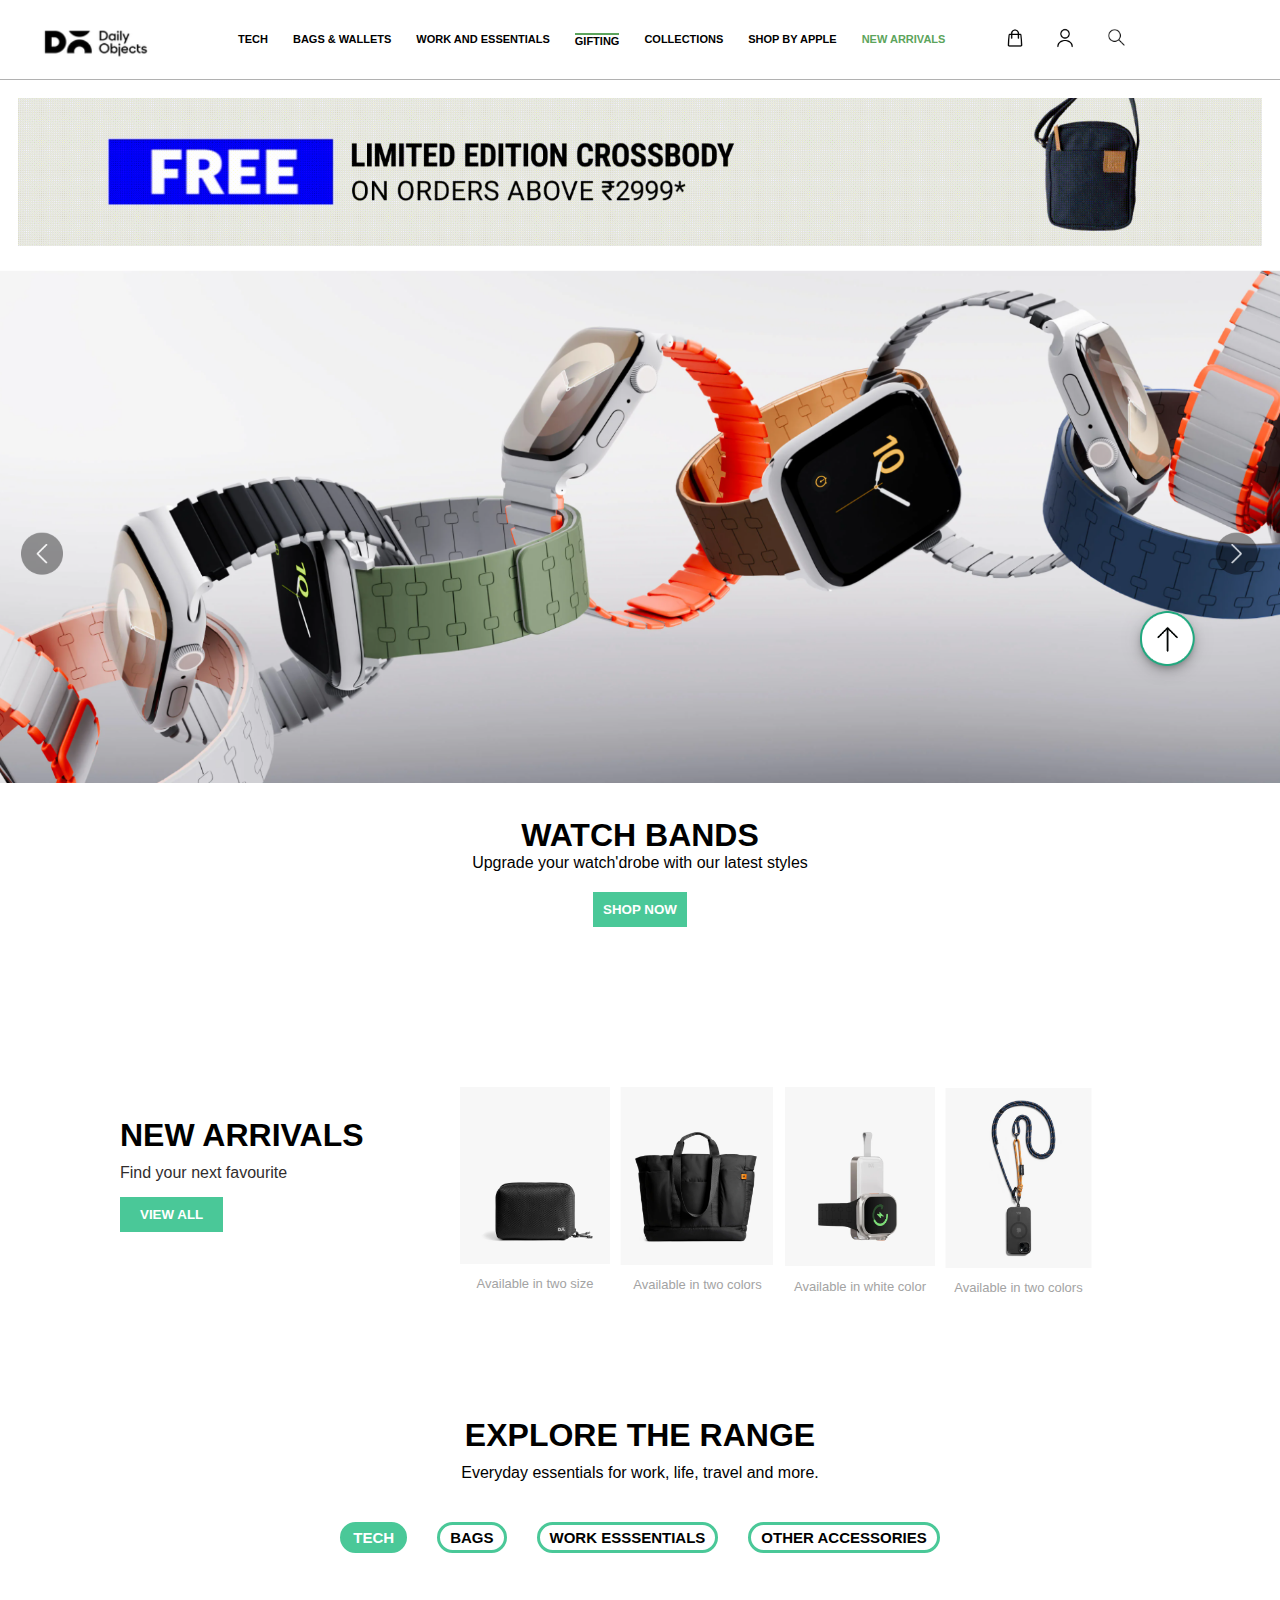
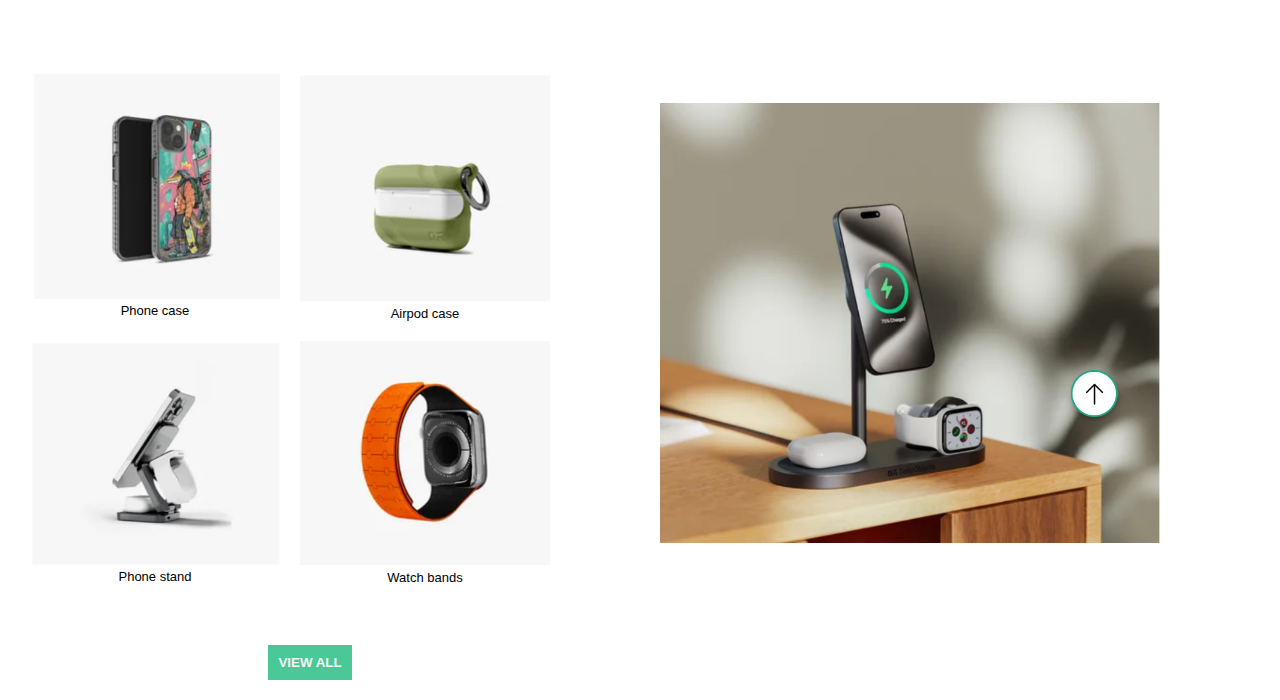
<file: index.html>
<!DOCTYPE html>
<html lang="en">

<head>
    <meta charset="UTF-8">
    <meta name="viewport" content="width=device-width, initial-scale=1.0">
    <title>Dailyobjects.com</title>
    <link rel="stylesheet" href="style.css">
</head>

<body>

    <div class="header">

        <div class="logo"><img src="/resources/Logo.png" width="180px" alt=""></div>
        <div class="nav">
            <h5>TECH</h5>
            <h5>BAGS & WALLETS</h5>
            <h5>WORK AND ESSENTIALS</h5>
            <h5 id="line">GIFTING</h5>
            <h5>COLLECTIONS</h5>
            <h5>SHOP BY APPLE</h5>
            <h5 id="new">NEW ARRIVALS</h5>
        </div>
        <div class="function"><img src="/resources/shopping-bag.png" width="20px" alt="cart"></div>
        <div class="function"><img src="/resources/user.png" alt="profile" width="20px"></div>
        <div class="function"><img src="/resources/search.png" width="23px" alt="search"></div>
    </div>
    </div>

    <div class="banner">

        <a href="/free-page.html"> <img src="/resources/banner.png" width="100%" alt="banner"></a>
    </div>
    <div class="landing"><img src="/resources/landing.png" width="100%" alt=""></div>
    <div class="text1">
        <h1>WATCH BANDS</h1>
        <p>Upgrade your watch'drobe with our latest styles</p>
        <button>SHOP NOW</button>
    </div>

    <div class="newarrivals">

        <div class="product"><img src="/resources/bag1.png" width="150px" alt="photo">
            <p>Available in two size</p>
        </div>
        <div class="product"><img src="/resources/bag2.png" width="155px" alt="photo">
            <p>Available in two colors</p>
        </div>
        <div class="product"><img src="/resources/wireless charger.png" width="150px" alt="photo">
            <p>Available in white color</p>
        </div>
        <div class="product"><img src="/resources/phone lanyard.png" width="147px" alt="photo">
            <p>Available in two colors </p>
        </div>

    </div>
    </div>
    <div class="text3">
        <h1>NEW ARRIVALS</h1>
        <p>Find your next favourite</p>
        <button>VIEW ALL</button>

    </div>

    <div class="heading4">
        <h1>
            EXPLORE THE RANGE</h1>
        <p>Everyday essentials for work, life, travel and more.</p>
    </div>

    <div class="explorepage">

        <h4 id="part1">TECH</h4>
        <a href="">
            <h4 id="part2">BAGS</h4>
        </a>
        <a href="">
            <h4 id="part3"> WORK ESSSENTIALS</h4>
        </a>
        <a href="">
            <h4 id="part4"> OTHER ACCESSORIES</h4>
        </a>

    </div>

    <div class="set">

        <div class="subset">

            <div class="name"> <img src="/resources/case2.png" width="250px" alt="">
                <h5>Phone case</h5>
            </div>
            <div class="name"><img src="/resources/airpod case.png" width="250px" alt="">
                <h5>Airpod case</h5>
            </div>

            <div class="set2">
                <div class="name"><img src="/resources/phone stand.png" width="250px" alt="">
                    <h5>Phone stand</h5>
                </div>
                <div class="name"> <img src="/resources/watch case 1.png" width="250px" alt="">
                    <h5>Watch bands</h5>
                </div>
            </div>
            <div class="pic1"><img src="/resources/pic .png" width="500px" alt=""></div>
        </div>

        <div class="btn"><button>VIEW ALL</button></div>
</body>

</html>
</file>
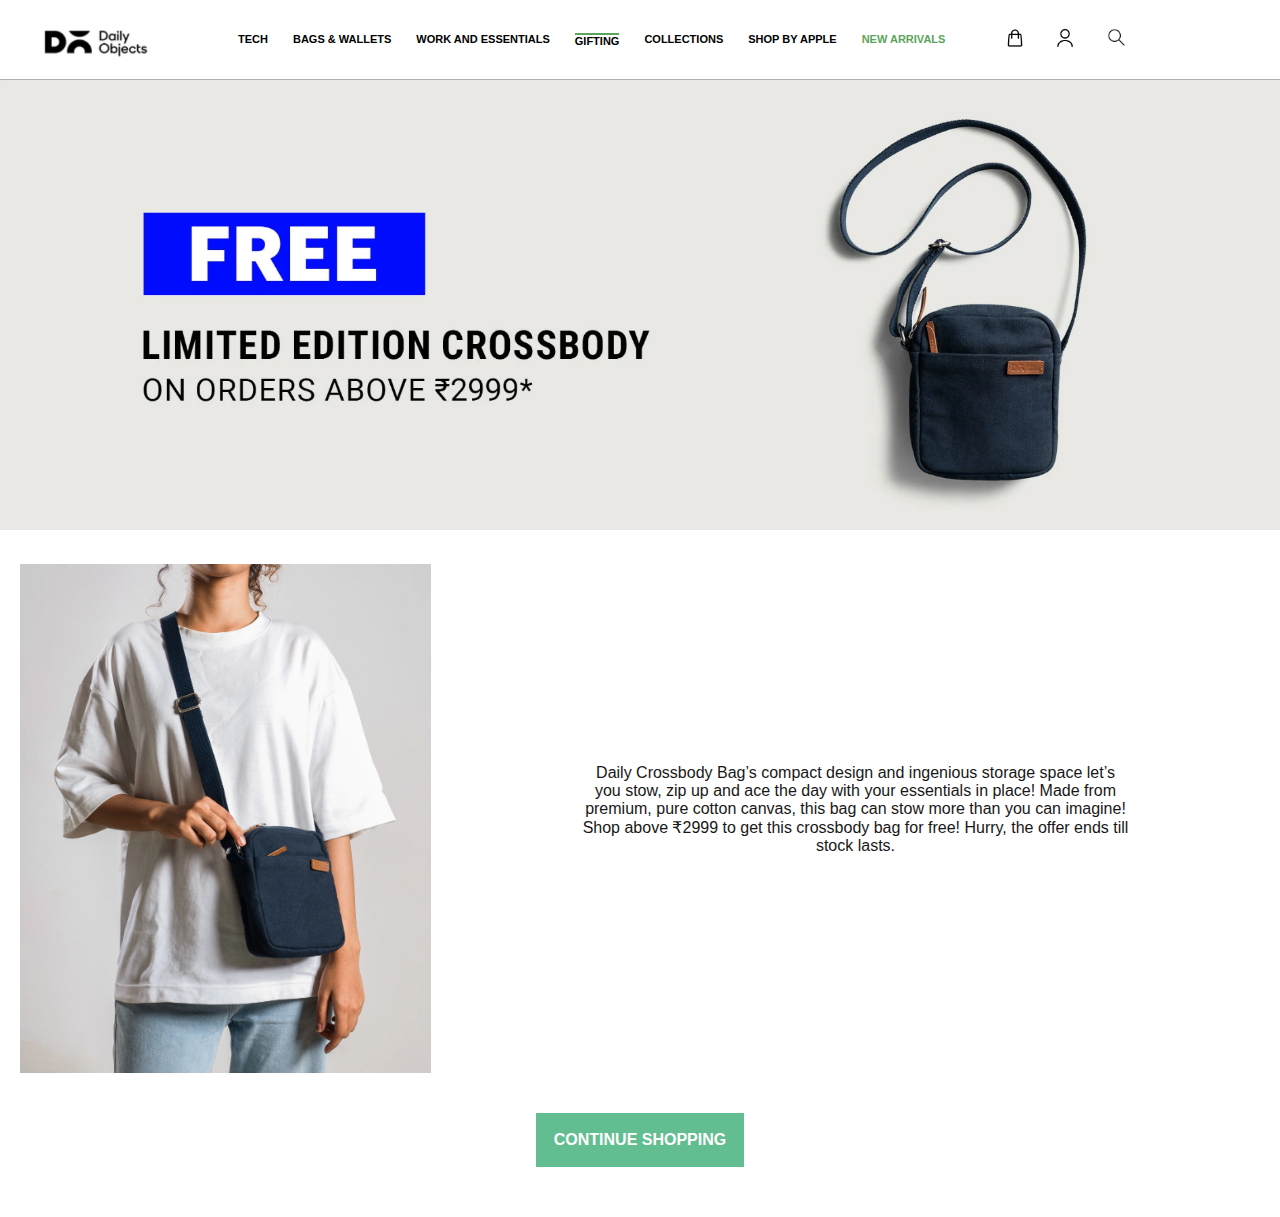
<file: free-page.html>
<!DOCTYPE html>
<html lang="en">

<head>
    <meta charset="UTF-8">
    <meta name="viewport" content="width=device-width, initial-scale=1.0">
    <title>daily objects.com</title>
    <link rel="stylesheet" href="/free-page.css">
</head>

<body>
    <div class="header">

       <a href="/index.html"> <div class="logo"><img src="/resources/Logo.png" width="180px" alt=""></div></a>
        <div class="nav">
            <h5>TECH</h5>
            <h5>BAGS & WALLETS</h5>
            <h5>WORK AND ESSENTIALS</h5>
            <h5 id="line">GIFTING</h5>
            <h5>COLLECTIONS</h5>
            <h5>SHOP BY APPLE</h5>
            <h5 id="new">NEW ARRIVALS</h5>
        </div>
        <div class="function"><img src="/resources/shopping-bag.png" width="20px" alt="cart"></div>
        <div class="function"><img src="/resources/user.png" alt="profile" width="20px"></div>
        <div class="function"><img src="/resources/search.png" width="23px" alt="search"></div>
    </div>
    </div>
    <div class="banner">

        <img src="/resources/free (1).png" width="100%" alt="">
    </div>
    <div class="human">

        <img src="/resources/human.png" alt="photo">
       <div class="text2"><p>Daily Crossbody Bag’s compact design and ingenious storage space let’s you stow, zip up and ace the day with
            your essentials in place! Made from premium, pure cotton canvas, this bag can stow more than you can
            imagine! Shop above ₹2999 to get this crossbody bag for free! Hurry, the offer ends till stock lasts.

        </p></div> 
    </div>
    <div class="button1"><button>CONTINUE SHOPPING</button></div>
</body>

</html>
</file>
<file: style.css>
* {
    box-sizing: border-box;
    padding: 0;
    margin: 0;
}

.header {

    background-color: white;
    height: 80px;
    display: flex;
    gap: 30px;
    align-items: center;
    padding: 10px;
    width: 100%;
    border-bottom: 0.5px solid rgb(177, 177, 177);
    overflow: clip;
}

.logo {

    margin-top: 11px;
}


body {

    font-family: Arial, Helvetica, sans-serif;
}

.nav h5 {

    font-size: 11px;
    font-weight: 700;

}

.logo {

    margin-right: 18px;
}

.nav {

    display: flex;
    gap: 25px;
    margin-right: 30px;

}

#new {

    color: rgb(92, 164, 92);
}

#line {

    border-top: 2px solid rgb(92, 164, 92);
}

.banner {

    margin: 18px;
    position: relative;

}

.text1 h1 {

    text-align: center;
}

.text1 {

    margin-top: 30px;
    text-align: center;
}

.text1 button {

    background-color: rgb(74, 200, 152);
    border-style: none;
    padding: 10px;
    margin: 20px;
    margin-bottom: 100px;
    font-weight: 600;
    color: white;
}

.newarrivals {

    margin: 30px;
    padding: 30px;
    display: flex;
    gap: 10px;
    position: absolute;
    left: 400px;
}

#text3 {

    display: flex;
    flex-direction: column;
}

.text3 {

    width: 300px;
    height: 200px;
    margin-top: 90px;
    margin-left: 120px;
}

.text3 button {

    margin: 10px;
    padding: 10px 20px 10px 20px;
    border-style: none;
    background-color: rgb(74, 200, 152);
    color: white;
    font-weight: 600;
    position: absolute;
    left: 110px;
}

.newarrivals p {

    color: rgb(163, 163, 163);
    font-size: small;
    text-align: center;
    margin-top: 8px;
    margin-bottom: 80px;

}

.text3 p {

    margin-top: 10px;
    margin-bottom: 5px;
    font-size: medium;
    color: rgb(48, 45, 45);
}

.explorepage {

    display: flex;
    justify-content: center;
    gap: 30px;
    margin-top: 40px;
    margin-bottom: 100px;
}

.explorepage h1 {

    margin-bottom: 10px;
}

.heading4 {

    margin-top: 100px;
    text-align: center;
}

.heading4 p {

    margin-top: 10px;
}

.explorepage h4 {

    border: 2px solid rgb(74, 200, 152);
    border-radius: 20px;
    border-width: 3px;
    font-weight: 600;
    font-size: 15px;
    padding-left: 10px;
    padding-bottom: 4px;
    padding-top: 4px;
    padding-right: 10px;
    color: black;
}

#part1 {

    background-color: rgb(74, 200, 152);
    color: white;
}

.explorepage a {

    text-decoration: none;
}

.explorepage a h4:hover {

    background-color: rgb(74, 200, 152);
    color: white;
}

.subset {

    display: flex;
    flex-wrap: wrap;
}

.set2 {

    display: flex;
}

.set {

    width: 600px;
    margin: 10px;
    padding: 10px;
    position: relative;
}

.name {

    padding: 10px;
    text-align: center;
}

.pic1 {

    position: absolute;
    top: 50px;
    left: 650px;
}

.name h5 {

    font-size: small;
    font-weight: 300;
}

.btn {

    text-align: center;
    margin-top: 50px;
}

.btn button {

    background-color: rgb(74, 200, 152);
    border-style: none;
    padding: 10px 10px 10px 10px;
    font-weight: 600;
    color: whitesmoke;
}
</file>
<file: free-page.css>
* {
    box-sizing: border-box;
    padding: 0;
    margin: 0;
}

.header {

    background-color: white;
    height: 80px;
    display: flex;
    gap: 30px;
    align-items: center;
    padding: 10px;

    border-bottom: 0.5px solid rgb(177, 177, 177);
    overflow: clip;
}

.logo {

    margin-top: 11px;
}

html,
body {

    font-family: Arial, Helvetica, sans-serif;
}

.nav h5 {

    font-size: 11px;
    font-weight: 700;

}

.logo {

    margin-right: 18px;
}

.nav {

    display: flex;
    gap: 25px;
    margin-right: 30px;

}

#new {

    color: rgb(92, 164, 92);
}

#line {

    border-top: 2px solid rgb(92, 164, 92);
}
.banner{

    margin-bottom: 30px;
}
.human img{

    margin-left: 20px;
}
.human{

    display: flex;
    text-align: center;
    margin-bottom: 40px;

}
.text2{

    padding:50px;
    text-align: center;
    margin-top: 150px;
    margin-left: 100px;
    margin-right: 100px;
    color: rgb(25, 23, 23);
    
}
.button1{
    text-align: center;
    margin-bottom: 50px;
    
}
.button1 button{

    background-color: rgb(98, 190, 144);
    border-style: none;
    padding: 18px;
    color: white;
    font-size: medium;
    font-weight: 600;
}
</file>
